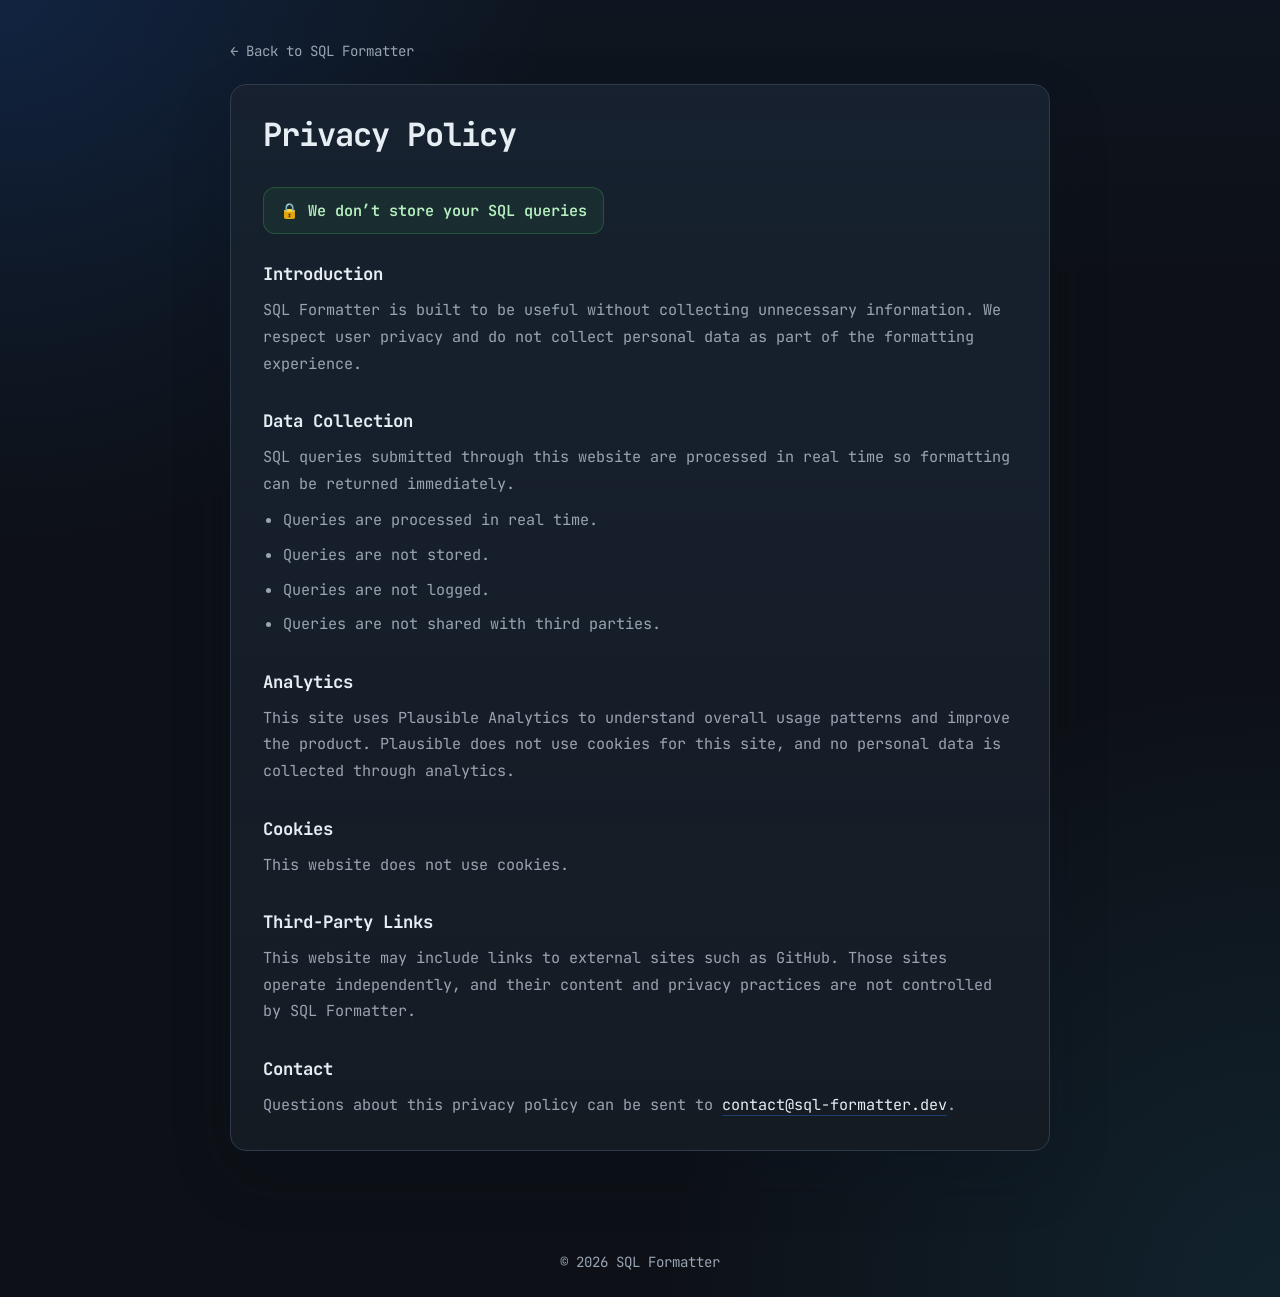
<file: frontend/privacy.html>
<!DOCTYPE html>
<html lang="en" data-theme="dark">

<head>
    <meta charset="UTF-8">
    <meta name="viewport" content="width=device-width, initial-scale=1.0">
    <title>Privacy Policy | SQL Formatter</title>
    <meta name="description" content="Privacy policy for SQL Formatter. Learn how SQL queries are processed, what analytics are used, and what data is not collected.">
    <link rel="preconnect" href="https://fonts.googleapis.com">
    <link rel="preconnect" href="https://fonts.gstatic.com" crossorigin>
    <link href="https://fonts.googleapis.com/css2?family=JetBrains+Mono:wght@400;600;700&display=swap" rel="stylesheet">
    <link rel="stylesheet" href="style.css?v=2">
    <style>
        .privacy-page {
            min-height: 100vh;
        }

        .container {
            width: 100%;
            max-width: 860px;
            margin: 0 auto;
            padding: 40px 20px 72px;
        }

        .back-link {
            display: inline-block;
            margin-bottom: 24px;
            color: var(--muted);
            text-decoration: none;
            font-size: 0.88rem;
            transition: color 0.15s ease, transform 0.15s ease;
        }

        .back-link:hover {
            color: var(--primary);
            transform: translateX(-2px);
        }

        .privacy-card {
            border: 1px solid var(--line);
            border-radius: 16px;
            background: linear-gradient(180deg, rgba(47, 129, 247, 0.06), rgba(21, 27, 35, 0)) var(--panel);
            box-shadow: 0 24px 60px rgba(8, 15, 28, 0.18);
            padding: 32px;
        }

        .privacy-card h1 {
            margin-bottom: 20px;
        }

        .trust-banner {
            display: inline-flex;
            align-items: center;
            gap: 10px;
            margin-bottom: 28px;
            padding: 12px 16px;
            border: 1px solid rgba(63, 185, 80, 0.28);
            border-radius: 12px;
            background: rgba(63, 185, 80, 0.08);
            color: #b6f0c0;
            font-size: 0.95rem;
            font-weight: 600;
        }

        .privacy-section + .privacy-section {
            margin-top: 32px;
        }

        .privacy-section h2 {
            margin: 0 0 12px;
            font-size: 1.08rem;
        }

        .privacy-section p,
        .privacy-section ul {
            margin: 0;
            color: var(--muted);
            font-size: 0.95rem;
            line-height: 1.75;
        }

        .privacy-section ul {
            padding-left: 20px;
            margin-top: 10px;
        }

        .privacy-section li + li {
            margin-top: 8px;
        }

        .contact-link {
            color: var(--text);
            text-decoration: none;
            border-bottom: 1px solid rgba(47, 129, 247, 0.35);
        }

        .contact-link:hover {
            color: var(--primary);
            border-bottom-color: var(--primary);
        }

        .footer {
            border-top: none;
            padding-top: 24px;
        }

        @media (max-width: 700px) {
            .container {
                padding: 28px 16px 56px;
            }

            .privacy-card {
                padding: 22px 18px;
                border-radius: 12px;
            }

            .trust-banner {
                width: 100%;
                justify-content: center;
                text-align: center;
            }
        }
    </style>
</head>

<body class="privacy-page">
    <main class="container">
        <a href="/" class="back-link">&larr; Back to SQL Formatter</a>

        <section class="privacy-card" aria-label="Privacy policy">
            <h1>Privacy Policy</h1>

            <p class="trust-banner">🔒 We don’t store your SQL queries</p>

            <section class="privacy-section">
                <h2>Introduction</h2>
                <p>SQL Formatter is built to be useful without collecting unnecessary information. We respect user privacy and do not collect personal data as part of the formatting experience.</p>
            </section>

            <section class="privacy-section">
                <h2>Data Collection</h2>
                <p>SQL queries submitted through this website are processed in real time so formatting can be returned immediately.</p>
                <ul>
                    <li>Queries are processed in real time.</li>
                    <li>Queries are not stored.</li>
                    <li>Queries are not logged.</li>
                    <li>Queries are not shared with third parties.</li>
                </ul>
            </section>

            <section class="privacy-section">
                <h2>Analytics</h2>
                <p>This site uses Plausible Analytics to understand overall usage patterns and improve the product. Plausible does not use cookies for this site, and no personal data is collected through analytics.</p>
            </section>

            <section class="privacy-section">
                <h2>Cookies</h2>
                <p>This website does not use cookies.</p>
            </section>

            <section class="privacy-section">
                <h2>Third-Party Links</h2>
                <p>This website may include links to external sites such as GitHub. Those sites operate independently, and their content and privacy practices are not controlled by SQL Formatter.</p>
            </section>

            <section class="privacy-section">
                <h2>Contact</h2>
                <p>Questions about this privacy policy can be sent to <a class="contact-link" href="mailto:contact@sql-formatter.dev">contact@sql-formatter.dev</a>.</p>
            </section>
        </section>
    </main>

    <footer class="footer">
        <p>© 2026 SQL Formatter</p>
    </footer>
</body>

</html>
</file>
<file: frontend/style.css>
:root {
  --bg: #eef2f7;
  --panel: #ffffff;
  --text: #131722;
  --muted: #5a6475;
  --line: #d7deea;
  --primary: #1f6feb;
  --primary-hover: #1558bf;
  --secondary: #e7ecf5;
  --secondary-hover: #d9e1ef;
  --success: #067647;
  --error: #b42318;
  --ring: rgba(31, 111, 235, 0.28);
}

[data-theme="dark"] {
  --bg: #0d1117;
  --panel: #151b23;
  --text: #e6edf3;
  --muted: #9aa4b2;
  --line: #2f3a4b;
  --primary: #2f81f7;
  --primary-hover: #1f6feb;
  --secondary: #202938;
  --secondary-hover: #2a3647;
  --success: #3fb950;
  --error: #f85149;
  --ring: rgba(47, 129, 247, 0.35);
}

* {
  box-sizing: border-box;
}

body {
  margin: 0;
  min-height: 100vh;
  font-family: "JetBrains Mono", "Fira Code", Menlo, Consolas, monospace;
  color: var(--text);
  background:
    radial-gradient(circle at 0% 0%, rgba(31, 111, 235, 0.16), transparent 30%),
    radial-gradient(circle at 100% 100%, rgba(56, 189, 248, 0.1), transparent 34%),
    linear-gradient(180deg, rgba(47, 129, 247, 0.04), transparent 22%),
    var(--bg);
  display: flex;
  flex-direction: column;
}

.topbar {
  position: sticky;
  top: 0;
  z-index: 100;
  background: linear-gradient(180deg, rgba(47, 129, 247, 0.05), rgba(21, 27, 35, 0)) var(--panel);
  border-bottom: 1px solid var(--line);
  backdrop-filter: blur(10px);
}

.topbar-inner {
  max-width: 1180px;
  margin: 0 auto;
  padding: 12px 16px;
  display: flex;
  justify-content: space-between;
  align-items: center;
}

.topbar .logo {
  font-weight: 600;
  font-size: 0.95rem;
  color: var(--text);
}

.top-actions {
  display: flex;
  gap: 12px;
}

.topbar a {
  color: var(--muted);
  text-decoration: none;
  font-size: 0.88rem;
  transition: color 0.15s ease;
}

.topbar a:hover {
  color: var(--primary);
}

.main-container {
  max-width: 1180px;
  margin: 24px auto;
  padding: 0 16px;
  flex: 1;
  width: 100%;
}

.tool-card {
  background: linear-gradient(180deg, rgba(47, 129, 247, 0.06), rgba(21, 27, 35, 0)) var(--panel);
  border: 1px solid var(--line);
  border-radius: 10px;
  padding: 24px;
  box-shadow: 0 24px 60px rgba(8, 15, 28, 0.18);
}

.layout {
  display: grid;
  grid-template-columns: minmax(0, 1fr) 260px;
  gap: 20px;
  align-items: start;
}

.controls-card {
  border: 1px solid var(--line);
  border-radius: 10px;
  padding: 14px;
  background: linear-gradient(180deg, rgba(47, 129, 247, 0.05), rgba(21, 27, 35, 0)) var(--panel);
  box-shadow: 0 24px 60px rgba(8, 15, 28, 0.16);
  display: grid;
  gap: 12px;
}

.controls-title {
  margin: 0 0 6px;
  font-size: 0.92rem;
  letter-spacing: 0.08em;
  color: var(--muted);
}

.page {
  min-height: auto;
  display: block;
  padding: 0;
}

.footer {
  text-align: center;
  margin-top: auto;
  padding: 20px 16px;
  color: var(--muted);
  border-top: 1px solid var(--line);
  font-size: 0.88rem;
}

.footer p {
  margin: 6px 0;
}

.footer a {
  color: var(--muted);
  text-decoration: none;
  transition: color 0.15s ease;
}

.footer a:hover {
  color: var(--primary);
}

/* ── Feedback FAB ── */
.feedback-fab {
  position: fixed;
  bottom: 24px;
  right: 24px;
  z-index: 200;
  width: 48px;
  height: 48px;
  border-radius: 50%;
  background: var(--primary);
  color: #fff;
  border: none;
  cursor: pointer;
  display: flex;
  align-items: center;
  justify-content: center;
  box-shadow: 0 4px 14px rgba(0, 0, 0, 0.25);
  transition: background-color 0.15s ease, transform 0.15s ease;
}

.feedback-fab:hover {
  background: var(--primary-hover);
  transform: scale(1.06);
}

/* ── Feedback modal overlay ── */
.feedback-overlay {
  position: fixed;
  inset: 0;
  z-index: 300;
  background: rgba(0, 0, 0, 0.5);
  display: flex;
  align-items: center;
  justify-content: center;
  padding: 16px;
}

.feedback-overlay[hidden] {
  display: none;
}

.feedback-modal {
  background: var(--panel);
  border: 1px solid var(--line);
  border-radius: 12px;
  width: 100%;
  max-width: 440px;
  box-shadow: 0 20px 60px rgba(0, 0, 0, 0.3);
  overflow: hidden;
}

.feedback-modal-header {
  display: flex;
  align-items: center;
  justify-content: space-between;
  padding: 16px 20px;
  border-bottom: 1px solid var(--line);
}

.feedback-modal-title {
  margin: 0;
  font-size: 1rem;
  font-weight: 600;
}

.feedback-close {
  background: none;
  border: none;
  cursor: pointer;
  font-size: 1.1rem;
  color: var(--muted);
  padding: 2px 6px;
  border-radius: 6px;
  line-height: 1;
  transition: color 0.15s ease, background-color 0.15s ease;
}

.feedback-close:hover {
  color: var(--text);
  background: var(--secondary);
}

.feedback-modal-body {
  padding: 16px 20px;
  display: grid;
  gap: 4px;
}

.feedback-input,
.feedback-textarea {
  width: 100%;
  border: 1px solid var(--line);
  border-radius: 10px;
  padding: 10px 12px;
  background: transparent;
  color: var(--text);
  font: inherit;
  font-size: 0.92rem;
  line-height: 1.5;
  margin-bottom: 8px;
}

.feedback-input:focus,
.feedback-textarea:focus {
  outline: 2px solid var(--ring);
  border-color: var(--primary);
}

.feedback-textarea {
  resize: vertical;
  min-height: 110px;
}

.optional-label {
  color: var(--muted);
  font-weight: 400;
}

.feedback-status {
  min-height: 1.2em;
  margin: 0;
  font-size: 0.88rem;
  color: var(--muted);
}

.feedback-status.success { color: var(--success); }
.feedback-status.error   { color: var(--error); }

.feedback-modal-footer {
  display: flex;
  justify-content: flex-end;
  gap: 8px;
  padding: 12px 20px;
  border-top: 1px solid var(--line);
}

.page {
  min-height: auto;
  display: block;
  padding: 0;
}

.card {
  width: 100%;
  max-width: 920px;
  border: 1px solid var(--line);
  border-radius: 16px;
  background: linear-gradient(180deg, rgba(47, 129, 247, 0.05), rgba(21, 27, 35, 0)) var(--panel);
  box-shadow: 0 24px 60px rgba(8, 15, 28, 0.18);
  padding: 24px;
}

.header {
  display: flex;
  align-items: start;
  justify-content: space-between;
  gap: 16px;
  margin-bottom: 16px;
}

h1 {
  margin: 0;
  font-size: 2rem;
  line-height: 1.1;
  letter-spacing: -0.03em;
}

.subtitle {
  margin: 8px 0 0;
  color: color-mix(in srgb, var(--text) 74%, var(--muted) 26%);
}

.label {
  display: block;
  font-size: 0.9rem;
  font-weight: 600;
  margin: 14px 0 8px;
}

.sql-input {
  width: 100%;
  min-height: 190px;
  resize: vertical;
  border-radius: 12px;
  border: 1px solid var(--line);
  padding: 14px;
  background: transparent;
  color: var(--text);
  font: inherit;
  line-height: 1.5;
}

.sql-input:focus {
  outline: 2px solid var(--ring);
  border-color: var(--primary);
}

.formatter-toolbar {
  display: flex;
  justify-content: space-between;
  align-items: center;
  gap: 20px;
  flex-wrap: wrap;
  margin-bottom: 12px;
}

.toolbar-controls {
  display: flex;
  gap: 16px;
  flex-wrap: wrap;
}

.control {
  display: grid;
  gap: 6px;
  font-size: 0.85rem;
}

.control label {
  font-weight: 600;
  color: var(--muted);
  white-space: nowrap;
}

.control select {
  width: 100%;
  min-width: 0;
  border-radius: 10px;
  border: 1px solid var(--line);
  padding: 8px 10px;
  background: transparent;
  color: var(--text);
  font: inherit;
}

.control select:focus {
  outline: 2px solid var(--ring);
  border-color: var(--primary);
}

.toolbar-actions {
  display: flex;
  flex-wrap: wrap;
  gap: 8px;
  margin-bottom: 12px;
}

.actions {
  display: flex;
  flex-wrap: wrap;
  gap: 10px;
  margin-top: 14px;
}

.btn {
  border: 1px solid transparent;
  border-radius: 10px;
  padding: 10px 14px;
  font: inherit;
  font-size: 0.92rem;
  cursor: pointer;
  transition: background-color 0.15s ease, transform 0.1s ease;
}

.btn:active {
  transform: translateY(1px);
}

.btn:disabled {
  opacity: 0.65;
  cursor: not-allowed;
}

.btn-primary {
  background: var(--primary);
  color: #ffffff;
}

.btn-primary:hover:not(:disabled) {
  background: var(--primary-hover);
}

.btn-secondary {
  background: var(--secondary);
  color: var(--text);
  border-color: var(--line);
}

.btn-secondary:hover:not(:disabled) {
  background: var(--secondary-hover);
}

#copy-btn:not(:disabled),
#download-sql-btn:not(:disabled) {
  background: var(--primary);
  color: #ffffff;
  border-color: transparent;
}

#copy-btn:not(:disabled):hover,
#download-sql-btn:not(:disabled):hover {
  background: var(--primary-hover);
}

.status {
  min-height: 1.4em;
  margin: 14px 0 0;
  font-size: 0.88rem;
  color: var(--muted);
  display: inline-flex;
  align-items: center;
  gap: 8px;
}

.status.success {
  color: var(--success);
}

.status.success::before {
  content: "\2713";
  display: inline-block;
  font-weight: 700;
  transform-origin: center;
}

.status.animate-success.success::before {
  animation: success-tick-pop 280ms ease-out;
}

.status.error {
  color: var(--error);
}

@keyframes success-tick-pop {
  0% {
    opacity: 0;
    transform: scale(0.2) rotate(-20deg);
  }

  70% {
    opacity: 1;
    transform: scale(1.2) rotate(0deg);
  }

  100% {
    opacity: 1;
    transform: scale(1) rotate(0deg);
  }
}

.output-shell {
  margin-top: 8px;
  border: 1px solid var(--line);
  border-radius: 12px;
  min-height: 200px;
  background: linear-gradient(180deg, rgba(47, 129, 247, 0.05), rgba(127, 127, 127, 0.04));
  overflow: hidden;
}

.output-empty {
  margin: 0;
  padding: 14px;
  color: var(--muted);
}

.output-pre {
  margin: 0;
  padding: 0;
}

#output-sql {
  margin: 0;
  padding: 14px;
  min-height: 200px;
  white-space: pre-wrap;
  word-break: break-word;
  font-family: inherit;
  font-size: 0.92rem;
  line-height: 1.5;
}

.output-header {
  margin-top: 10px;
  display: flex;
  align-items: center;
  justify-content: space-between;
  gap: 10px;
}

.output-header .label {
  margin: 0;
}

.output-header-actions {
  display: flex;
  gap: 10px;
}

.seo-content {
  margin-top: 40px;
  line-height: 1.6;
}

.seo-content h2,
.seo-content h3 {
  margin-top: 24px;
}

.seo-content h2 {
  margin-top: 0;
}

.seo-content p,
.seo-content ul {
  color: var(--muted);
}

.seo-content ul {
  margin: 8px 0 0;
  padding-left: 20px;
}

.seo-content pre {
  margin-top: 10px;
  border: 1px solid var(--line);
  border-radius: 12px;
  background: linear-gradient(180deg, rgba(47, 129, 247, 0.05), rgba(127, 127, 127, 0.04));
  padding: 14px;
  overflow-x: auto;
}

.seo-content code {
  font-family: inherit;
  font-size: 0.9rem;
  line-height: 1.55;
}

@media (max-width: 700px) {
  .card {
    padding: 16px;
    border-radius: 12px;
  }

  .layout {
    grid-template-columns: 1fr;
    gap: 16px;
  }

  .controls-card {
    position: static;
    top: auto;
  }

  .header {
    flex-direction: column;
    align-items: stretch;
  }

  .toolbar-actions {
    display: grid;
    grid-template-columns: 1fr 1fr;
  }

  .output-header {
    flex-direction: column;
    align-items: stretch;
  }

  .output-header-actions {
    display: grid;
    grid-template-columns: 1fr 1fr;
  }

  .btn {
    width: 100%;
  }

  h1 {
    font-size: 1.55rem;
  }
}
</file>
